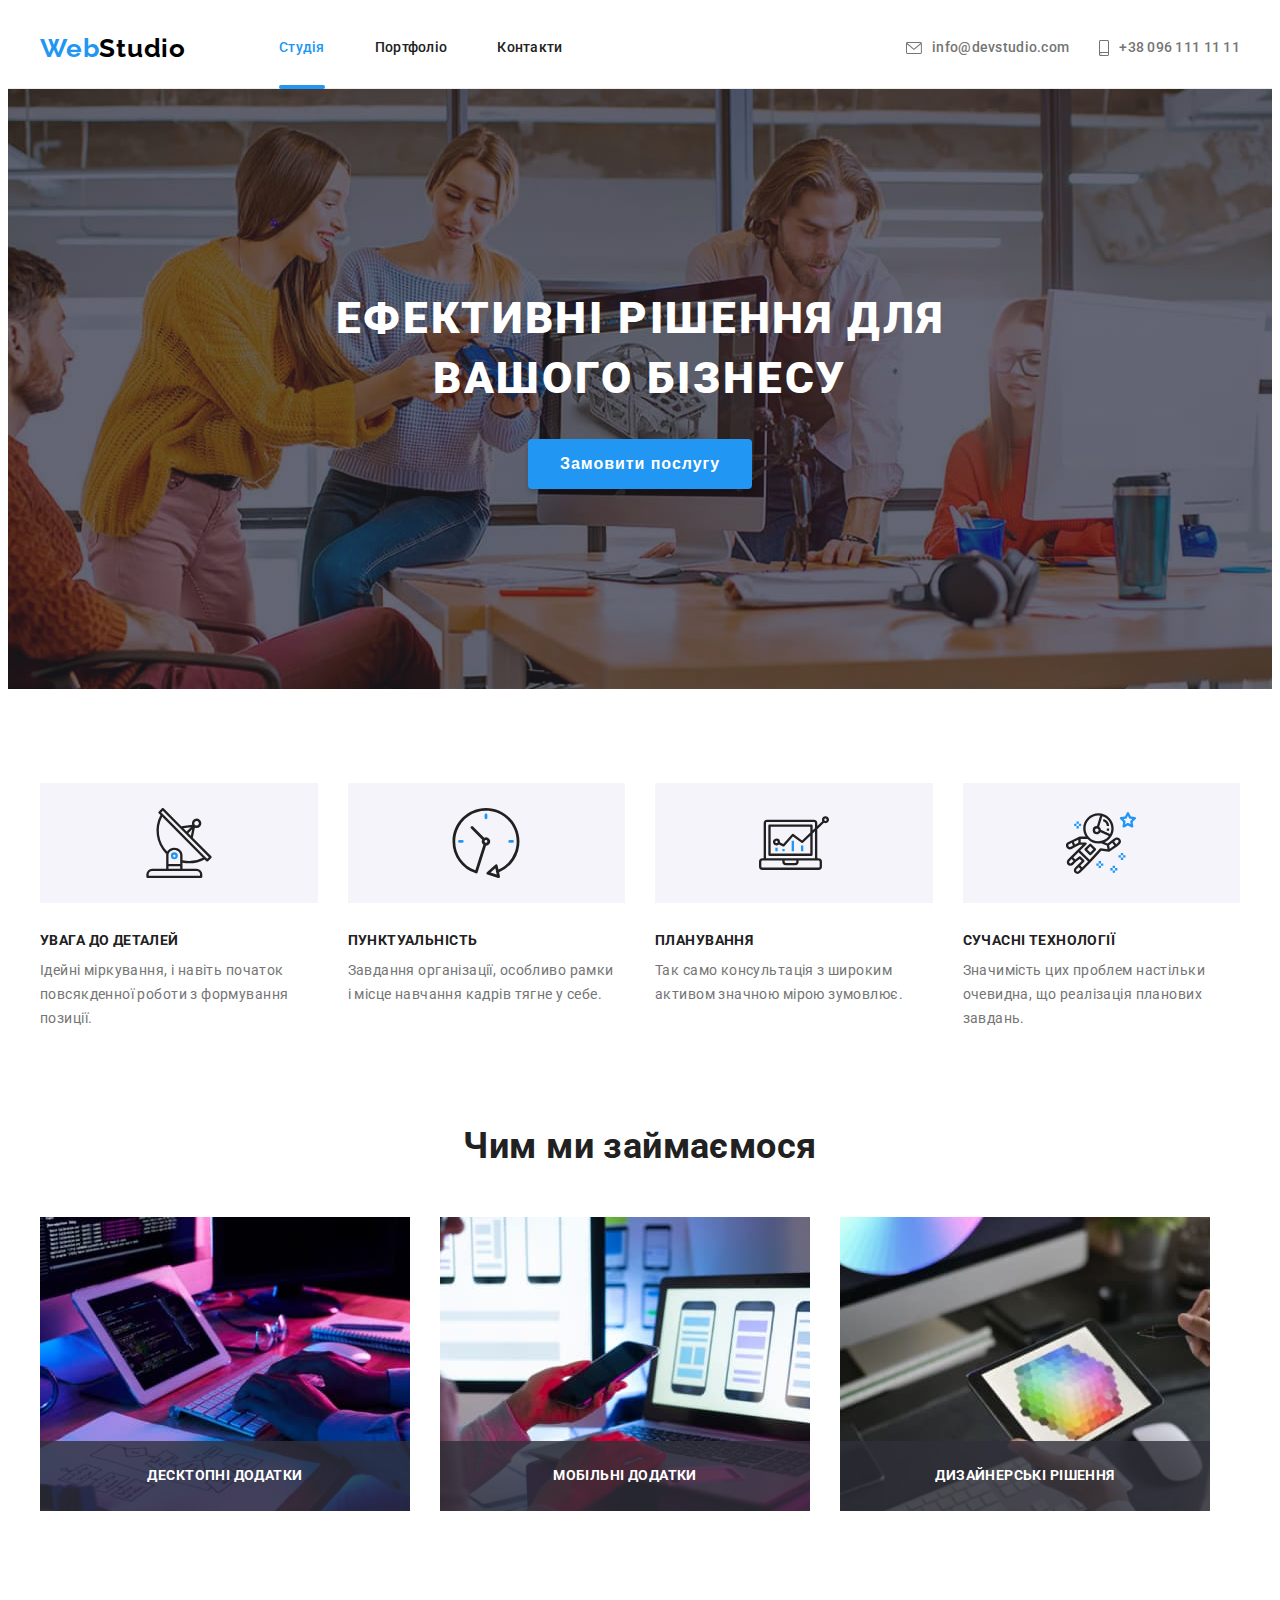
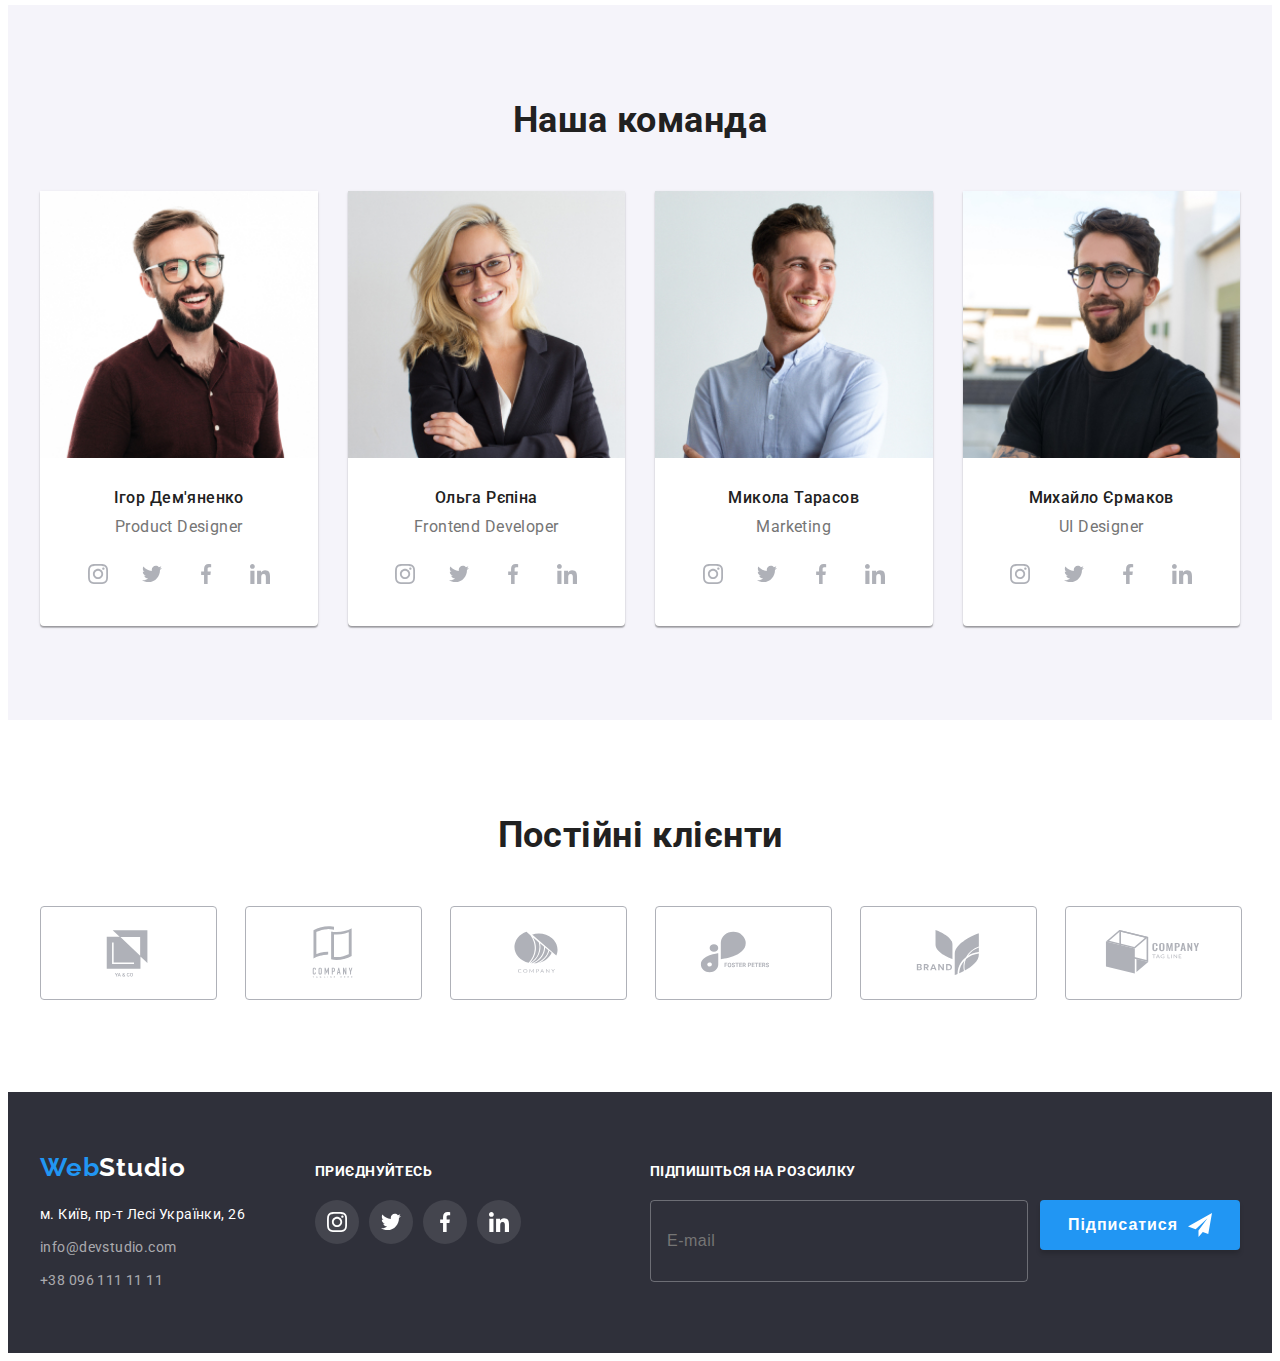
<file: index.html>
<!DOCTYPE html>
<html lang="uk">
  <head>
    <meta charset="UTF-8" />
    <meta http-equiv="X-UA-Compatible" content="IE=edge" />
    <meta name="viewport" content="width=device-width, initial-scale=1.0" />
    <title>Студія</title>
    <link rel="preconnect" href="https://fonts.googleapis.com" />
    <link rel="preconnect" href="https://fonts.gstatic.com" crossorigin />
    <link
      href="https://fonts.googleapis.com/css2?family=Raleway:wght@700&family=Roboto:wght@400;500;700;900&display=swap"
      rel="stylesheet"
    />
    <link
      rel="stylesheet"
      href="https://cdnjs.cloudflare.com/ajax/libs/modern-normalize/1.1.0/modern-normalize.min.css"
      integrity="sha512-wpPYUAdjBVSE4KJnH1VR1HeZfpl1ub8YT/NKx4PuQ5NmX2tKuGu6U/JRp5y+Y8XG2tV+wKQpNHVUX03MfMFn9Q=="
      crossorigin="anonymous"
      referrerpolicy="no-referrer"
    />
    <link rel="stylesheet" href="./css/main.min.css" />
  </head>
  <body>
    <header class="header">
      <div class="container header__container">
        <a href="./index.html" lang="en" class="logo header__logo"
          >Web<span class="logo__part logo__part--dark">Studio</span></a
        >
        <nav>
          <ul class="nav">
            <li><a href="./index.html" class="nav__link current link">Студія</a></li>
            <li><a href="./portfolio.html" class="nav__link link">Портфоліо</a></li>
            <li><a href="#main-contacts" class="nav__link link">Контакти</a></li>
          </ul>
        </nav>
        <ul class="contacts header__contacts">
          <li>
            <a href="mailto:info@devstudio.com" class="contacts__item link"
              ><svg class="contacts__icon-envelope" width="14" height="10">
                <use href="./images/symbol-defs.svg#icon-envelope"></use>
              </svg>
              info@devstudio.com
            </a>
          </li>
          <li>
            <a href="tel:+380961111111" class="contacts__item link"
              ><svg class="contacts__icon-smartphone" width="10" height="14">
                <use href="./images/symbol-defs.svg#icon-smartphone"></use>
              </svg>
              +38 096 111 11 11
            </a>
          </li>
        </ul>
        <button type="button" class="mob-menu__btn" data-menu-open>
          <svg width="24" height="16">
            <use href="./images/symbol-defs.svg#icon-menu-mob"></use>
          </svg>
        </button>
      </div>
      <div class="mob-menu is-hidden" data-menu>
        <button type="button" class="mob-menu__btn mob-menu__btn--close" data-menu-close>
          <svg width="19" height="19">
            <use href="./images/symbol-defs.svg#icon-close-mob"></use>
          </svg>
        </button>
        <ul class="mob-menu__list">
          <li class="mob-menu__item">
            <a href="./index.html" class="mob-menu__link current link">Студія</a>
          </li>
          <li class="mob-menu__item">
            <a href="./portfolio.html" class="mob-menu__link link">Портфоліо</a>
          </li>
          <li class="mob-menu__item">
            <a href="#main-contacts" class="mob-menu__link link">Контакти</a>
          </li>
        </ul>
        <div class="mob-menu__low-wrap">
          <ul class="mob-menu__contacts">
            <li>
              <a href="tel:+380961111111" class="mob-menu__tel link"> +38 096 111 11 11 </a>
            </li>
            <li>
              <a href="mailto:info@devstudio.com" class="mob-menu__mail link"
                >info@devstudio.com
              </a>
            </li>
          </ul>
          <ul class="mob-menu__soc-list">
            <li class="mob-menu__soc-item">
              <a href="" class="mob-menu__soc-link link">Instagram</a>
            </li>
            <li class="mob-menu__soc-item">
              <a href="" class="mob-menu__soc-link link">Twitter</a>
            </li>
            <li class="mob-menu__soc-item">
              <a href="" class="mob-menu__soc-link link">Facebook</a>
            </li>
            <li class="mob-menu__soc-item">
              <a href="" class="mob-menu__soc-link link">LinkedIn</a>
            </li>
          </ul>
        </div>
      </div>
    </header>
    <main>
      <section class="hero">
        <div class="container">
          <h1 class="main-title hero__main-title">Ефективні рішення для вашого бізнесу</h1>
          <button type="button" class="button" data-modal-open>Замовити послугу</button>
        </div>
      </section>
      <section class="advantages section">
        <div class="container">
          <h2 class="visually-hidden">Переваги</h2>
          <ul class="advantages__list">
            <li class="advantages__item">
              <h3 class="advantages__title">Увага до деталей</h3>
              <p class="advantages__descriptions">
                Ідейні міркування, і навіть початок повсякденної роботи з формування позиції.
              </p>
            </li>
            <li class="advantages__item">
              <h3 class="advantages__title">Пунктуальність</h3>
              <p class="advantages__descriptions">
                Завдання організації, особливо рамки і місце навчання кадрів тягне у себе.
              </p>
            </li>
            <li class="advantages__item">
              <h3 class="advantages__title">Планування</h3>
              <p class="advantages__descriptions">
                Так само консультація з широким активом значною мірою зумовлює.
              </p>
            </li>
            <li class="advantages__item">
              <h3 class="advantages__title">Сучасні технології</h3>
              <p class="advantages__descriptions">
                Значимість цих проблем настільки очевидна, що реалізація планових завдань.
              </p>
            </li>
          </ul>
        </div>
      </section>
      <section class="work section section--padding-top">
        <div class="container">
          <h2 class="section-title">Чим ми займаємося</h2>
          <ul class="work__list">
            <li class="work__item">
              <div class="work__thumb">
                <img
                  srcset="./images/box1.jpg 1x, ./images/box1-2x.jpg 2x"
                  src="./images/box1.jpg"
                  alt="Технологія перша"
                  width="370"
                  height="294"
                />
                <div class="work__text-wrap">
                  <p class="work__text">Десктопні додатки</p>
                </div>
              </div>
            </li>
            <li class="work__item">
              <div class="work__thumb">
                <img
                  srcset="./images/box2.jpg 1x, ./images/box2-2x.jpg 2x"
                  src="./images/box2.jpg"
                  alt="Технологія друга"
                  width="370"
                  height="294"
                />
                <p class="work__text">Мобільні додатки</p>
              </div>
            </li>
            <li class="work__item">
              <div class="work__thumb">
                <img
                  srcset="./images/box3.jpg 1x, ./images/box3-2x.jpg 2x"
                  src="./images/box3.jpg"
                  alt="Технологія третя"
                  width="370"
                  height="294"
                />
                <p class="work__text">Дизайнерські рішення</p>
              </div>
            </li>
          </ul>
        </div>
      </section>
      <section class="team section section--background">
        <div class="container">
          <h2 class="section-title">Наша команда</h2>
          <ul class="team-grid">
            <li class="team-grid__item">
              <article class="team-card">
                <picture>
                  <source
                    srcset="./images/foto1-desk.jpg 1x, ./images/foto1-desk-2x.jpg 2x"
                    media="(min-width: 1200px)"
                  />
                  <source
                    srcset="./images/foto1-tab.jpg 1x, ./images/foto1-tab-2x.jpg 2x"
                    media="(min-width: 768px)"
                  />
                  <source
                    srcset="./images/foto1-mob.jpg 1x, ./images/foto1-mob-2x.jpg 2x"
                    media="(max-width: 767px)"
                  />
                  <img src="./images/foto1-desk.jpg" alt="Фото Ігора Дем'яненка" width="450" />
                </picture>

                <div class="team-card__caption">
                  <h3 class="team-card__name">Ігор Дем'яненко</h3>
                  <p lang="en" class="team-card__position">Product Designer</p>
                  <ul class="soc-list">
                    <li class="soc-list__item">
                      <a class="soc-list__link soc-list__link--regular" href=""
                        ><svg width="20" height="20">
                          <use href="./images/symbol-defs.svg#icon-instagram"></use>
                        </svg>
                      </a>
                    </li>
                    <li class="soc-list__item">
                      <a class="soc-list__link soc-list__link--regular" href=""
                        ><svg width="20" height="20">
                          <use href="./images/symbol-defs.svg#icon-twitter"></use>
                        </svg>
                      </a>
                    </li>
                    <li class="soc-list__item">
                      <a class="soc-list__link soc-list__link--regular" href=""
                        ><svg width="20" height="20">
                          <use href="./images/symbol-defs.svg#icon-facebook"></use>
                        </svg>
                      </a>
                    </li>
                    <li class="soc-list__item">
                      <a class="soc-list__link soc-list__link--regular" href=""
                        ><svg width="20" height="20">
                          <use href="./images/symbol-defs.svg#icon-linkedin"></use>
                        </svg>
                      </a>
                    </li>
                  </ul>
                </div>
              </article>
            </li>
            <li class="team-grid__item">
              <article class="team-card">
                <picture>
                  <source
                    srcset="./images/foto2-desk.jpg 1x, ./images/foto2-desk-2x.jpg 2x"
                    media="(min-width: 1200px)"
                  />
                  <source
                    srcset="./images/foto2-tab.jpg 1x, ./images/foto2-tab-2x.jpg 2x"
                    media="(min-width: 768px)"
                  />
                  <source
                    srcset="./images/foto2-mob.jpg 1x, ./images/foto2-mob-2x.jpg 2x"
                    media="(max-width: 767px)"
                  />
                  <img src="./images/foto2-desk.jpg" alt="Фото Ольги Рєпіної" width="450" />
                </picture>

                <div class="team-card__caption">
                  <h3 class="team-card__name">Ольга Рєпіна</h3>
                  <p lang="en" class="team-card__position">Frontend Developer</p>
                  <ul class="soc-list">
                    <li class="soc-list__item">
                      <a class="soc-list__link" href=""
                        ><svg width="20" height="20">
                          <use href="./images/symbol-defs.svg#icon-instagram"></use>
                        </svg>
                      </a>
                    </li>
                    <li class="soc-list__item">
                      <a class="soc-list__link" href=""
                        ><svg width="20" height="20">
                          <use href="./images/symbol-defs.svg#icon-twitter"></use>
                        </svg>
                      </a>
                    </li>
                    <li class="soc-list__item">
                      <a class="soc-list__link" href=""
                        ><svg width="20" height="20">
                          <use href="./images/symbol-defs.svg#icon-facebook"></use>
                        </svg>
                      </a>
                    </li>
                    <li class="soc-list__item">
                      <a class="soc-list__link" href=""
                        ><svg width="20" height="20">
                          <use href="./images/symbol-defs.svg#icon-linkedin"></use>
                        </svg>
                      </a>
                    </li>
                  </ul>
                </div>
              </article>
            </li>
            <li class="team-grid__item">
              <article class="team-card">
                <picture>
                  <source
                    srcset="./images/foto3-desk.jpg 1x, ./images/foto3-desk-2x.jpg 2x"
                    media="(min-width: 1200px)"
                  />
                  <source
                    srcset="./images/foto3-tab.jpg 1x, ./images/foto3-tab-2x.jpg 2x"
                    media="(min-width: 768px)"
                  />
                  <source
                    srcset="./images/foto3-mob.jpg 1x, ./images/foto3-mob-2x.jpg 2x"
                    media="(max-width: 767px)"
                  />
                  <img src="./images/foto3-desk.jpg" alt="Фото Миколи Тарасова" width="450" />
                </picture>

                <div class="team-card__caption">
                  <h3 class="team-card__name">Микола Тарасов</h3>
                  <p lang="en" class="team-card__position">Marketing</p>
                  <ul class="soc-list">
                    <li class="soc-list__item">
                      <a class="soc-list__link" href=""
                        ><svg width="20" height="20">
                          <use href="./images/symbol-defs.svg#icon-instagram"></use>
                        </svg>
                      </a>
                    </li>
                    <li class="soc-list__item">
                      <a class="soc-list__link" href=""
                        ><svg width="20" height="20">
                          <use href="./images/symbol-defs.svg#icon-twitter"></use>
                        </svg>
                      </a>
                    </li>
                    <li class="soc-list__item">
                      <a class="soc-list__link" href=""
                        ><svg width="20" height="20">
                          <use href="./images/symbol-defs.svg#icon-facebook"></use>
                        </svg>
                      </a>
                    </li>
                    <li class="soc-list__item">
                      <a class="soc-list__link" href=""
                        ><svg width="20" height="20">
                          <use href="./images/symbol-defs.svg#icon-linkedin"></use>
                        </svg>
                      </a>
                    </li>
                  </ul>
                </div>
              </article>
            </li>
            <li class="team-grid__item">
              <article class="team-card">
                <picture>
                  <source
                    srcset="./images/foto4-desk.jpg 1x, ./images/foto4-desk-2x.jpg 2x"
                    media="(min-width: 1200px)"
                  />
                  <source
                    srcset="./images/foto4-tab.jpg 1x, ./images/foto4-tab-2x.jpg 2x"
                    media="(min-width: 768px)"
                  />
                  <source
                    srcset="./images/foto4-mob.jpg 1x, ./images/foto4-mob-2x.jpg 2x"
                    media="(max-width: 767px)"
                  />
                  <img src="./images/foto4-desk.jpg" alt="Фото Михайла Єрмакова" width="450" />
                </picture>

                <div class="team-card__caption">
                  <h3 class="team-card__name">Михайло Єрмаков</h3>
                  <p lang="en" class="team-card__position">UI Designer</p>
                  <ul class="soc-list">
                    <li class="soc-list__item">
                      <a class="soc-list__link" href=""
                        ><svg width="20" height="20">
                          <use href="./images/symbol-defs.svg#icon-instagram"></use>
                        </svg>
                      </a>
                    </li>
                    <li class="soc-list__item">
                      <a class="soc-list__link" href=""
                        ><svg width="20" height="20">
                          <use href="./images/symbol-defs.svg#icon-twitter"></use>
                        </svg>
                      </a>
                    </li>
                    <li class="soc-list__item">
                      <a class="soc-list__link" href=""
                        ><svg width="20" height="20">
                          <use href="./images/symbol-defs.svg#icon-facebook"></use>
                        </svg>
                      </a>
                    </li>
                    <li class="soc-list__item">
                      <a class="soc-list__link" href=""
                        ><svg width="20" height="20">
                          <use href="./images/symbol-defs.svg#icon-linkedin"></use>
                        </svg>
                      </a>
                    </li>
                  </ul>
                </div>
              </article>
            </li>
          </ul>
        </div>
      </section>
      <section class="clients section">
        <div class="container">
          <h2 class="section-title">Постійні клієнти</h2>
          <ul class="clients__list">
            <li class="clients__item">
              <a class="clients__link" href=""
                ><svg width="106" height="60">
                  <use href="./images/symbol-defs.svg#icon-logo1"></use>
                </svg>
              </a>
            </li>
            <li class="clients__item">
              <a class="clients__link" href=""
                ><svg width="106" height="60">
                  <use href="./images/symbol-defs.svg#icon-logo2"></use>
                </svg>
              </a>
            </li>
            <li class="clients__item">
              <a class="clients__link" href=""
                ><svg width="106" height="60">
                  <use href="./images/symbol-defs.svg#icon-logo3"></use>
                </svg>
              </a>
            </li>
            <li class="clients__item">
              <a class="clients__link" href=""
                ><svg width="106" height="60">
                  <use href="./images/symbol-defs.svg#icon-logo4"></use>
                </svg>
              </a>
            </li>
            <li class="clients__item">
              <a class="clients__link" href=""
                ><svg width="106" height="60">
                  <use href="./images/symbol-defs.svg#icon-logo5"></use>
                </svg>
              </a>
            </li>
            <li class="clients__item">
              <a class="clients__link" href=""
                ><svg width="106" height="60">
                  <use href="./images/symbol-defs.svg#icon-logo6"></use>
                </svg>
              </a>
            </li>
          </ul>
        </div>
      </section>
    </main>
    <footer class="footer" id="main-contacts">
      <div class="container footer__container">
        <div class="footer__add-wrap">
          <div class="footer__address-wrap">
            <a href="./index.html" lang="en" class="logo footer__logo"
              >Web<span class="logo__part logo__part--light">Studio</span></a
            >
            <address class="address">
              <ul>
                <li class="address__item">
                  <a
                    href="https://goo.gl/maps/4VGZV7UP3L1ZBJYh8"
                    target="_blank"
                    rel="noreferrer noopener"
                    class="address__map link"
                  >
                    м. Київ, пр-т Лесі Українки, 26
                  </a>
                </li>
                <li class="address__item">
                  <a href="mailto:info@devstudio.com" class="address__contacts link"
                    >info@devstudio.com</a
                  >
                </li>
                <li class="address__item">
                  <a href="tel:+380961111111" class="address__contacts link">+38 096 111 11 11</a>
                </li>
              </ul>
            </address>
          </div>
          <div class="footer__soc-list-wrap">
            <p class="call-text">приєднуйтесь</p>
            <ul class="soc-list">
              <li class="soc-list__item">
                <a class="soc-list__link soc-list__link--dark-theme" href=""
                  ><svg width="20" height="20">
                    <use href="./images/symbol-defs.svg#icon-instagram"></use>
                  </svg>
                </a>
              </li>
              <li class="soc-list__item">
                <a class="soc-list__link soc-list__link--dark-theme" href=""
                  ><svg width="20" height="20">
                    <use href="./images/symbol-defs.svg#icon-twitter"></use>
                  </svg>
                </a>
              </li>
              <li class="soc-list__item">
                <a class="soc-list__link soc-list__link--dark-theme" href=""
                  ><svg width="20" height="20">
                    <use href="./images/symbol-defs.svg#icon-facebook"></use>
                  </svg>
                </a>
              </li>
              <li class="soc-list__item">
                <a class="soc-list__link soc-list__link--dark-theme" href=""
                  ><svg width="20" height="20">
                    <use href="./images/symbol-defs.svg#icon-linkedin"></use>
                  </svg>
                </a>
              </li>
            </ul>
          </div>
        </div>
        <form class="subscription">
          <p class="call-text">Підпишіться на розсилку</p>
          <div class="subscription-form">
            <input
              name="subs-email"
              class="subscription-form__input"
              type="email"
              placeholder="E-mail"
              required
            />
            <button class="button footer__button" type="submit">
              Підписатися
              <svg width="24" height="24">
                <use href="./images/symbol-defs.svg#icon-send"></use>
              </svg>
            </button>
          </div>
        </form>
      </div>
    </footer>
    <div class="backdrop is-hidden" data-modal>
      <div class="modal">
        <button type="button" class="close-button modal__close-button" data-modal-close>
          <svg width="18" height="18">
            <use href="./images/symbol-defs.svg#icon-close"></use>
          </svg>
        </button>
        <p class="modal__title">Залиште свої дані, ми вам передзвонимо</p>
        <form class="form">
          <div class="form__field">
            <label for="name" class="form__label">Ім'я</label>
            <div class="form__input-wrap">
              <input class="form__input" type="text" name="name" id="name" required />
              <svg class="form__icon" width="18" height="18">
                <use href="./images/symbol-defs.svg#icon-form-person"></use>
              </svg>
            </div>
          </div>
          <div class="form__field">
            <label for="tel" class="form__label">Телефон</label>
            <div class="form__input-wrap">
              <input class="form__input" type="tel" name="telephone" id="tel" required />
              <svg class="form__icon" width="18" height="18">
                <use href="./images/symbol-defs.svg#icon-form-phone"></use>
              </svg>
            </div>
          </div>
          <div class="form__field">
            <label for="email" class="form__label">Пошта</label>
            <div class="form__input-wrap">
              <input class="form__input" type="email" name="email" id="email" required />
              <svg class="form__icon" width="18" height="18">
                <use href="./images/symbol-defs.svg#icon-form-email"></use>
              </svg>
            </div>
          </div>
          <div class="form__field form__field--comment">
            <label for="comment" class="form__label">Коментар</label>
            <textarea
              class="form__input form__input--comment"
              name="comment"
              id="comment"
              placeholder="Введіть текст"
            ></textarea>
          </div>

          <label class="form__agreement">
            <input
              type="checkbox"
              class="form__checkbox visually-hidden"
              name="agree"
              value="true"
              required
            />
            <span class="form__check-icon">
              <svg width="16" height="15">
                <use href="./images/symbol-defs.svg#icon-check"></use>
              </svg>
            </span>
            <span class="form__check-text">
              Погоджуюся з розсилкою та приймаю
              <a href="" class="form__agreement-link">Умови договору</a></span
            >
          </label>

          <button class="button modal__button" type="submit">Відправити</button>
        </form>
      </div>
    </div>
    <script src="./js/modal.js"></script>
    <script src="./js/mobile-menu.js"></script>
  </body>
</html>
</file>
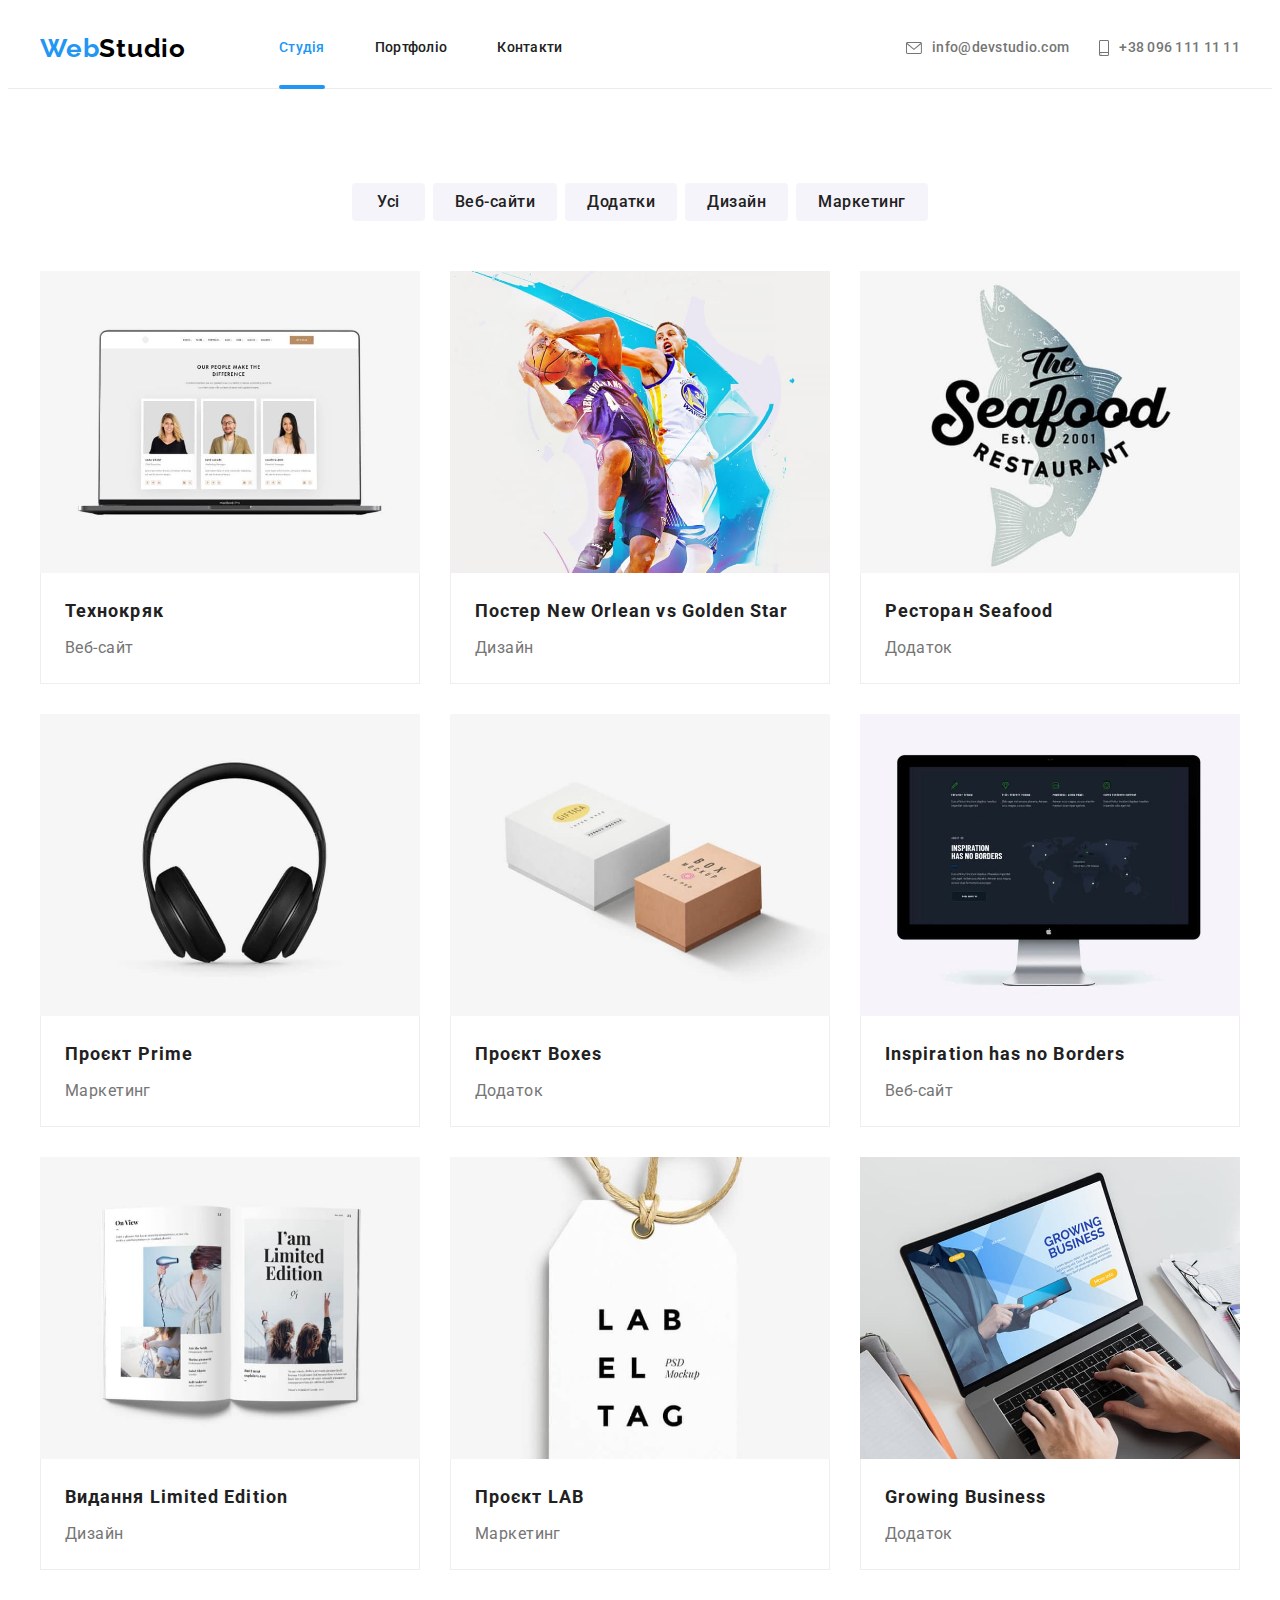
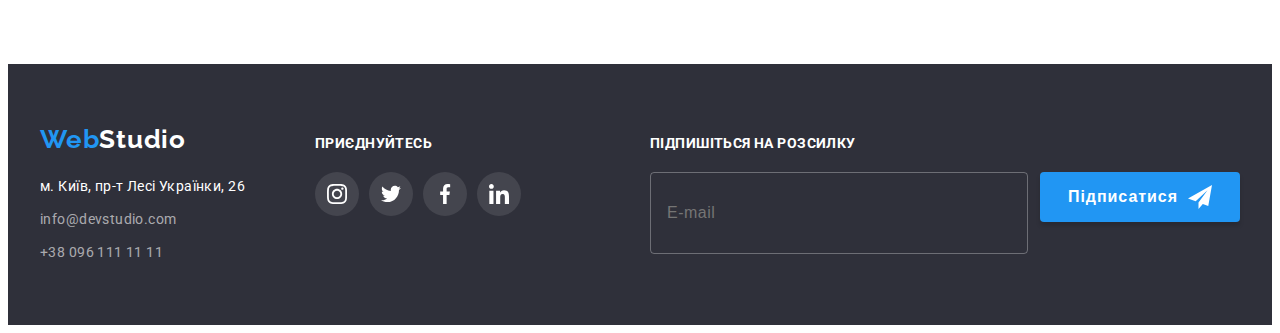
<file: portfolio.html>
<!DOCTYPE html>
<html lang="en">
  <head>
    <meta charset="UTF-8" />
    <meta http-equiv="X-UA-Compatible" content="IE=edge" />
    <meta name="viewport" content="width=device-width, initial-scale=1.0" />
    <title>Портфоліо</title>
    <link rel="preconnect" href="https://fonts.googleapis.com" />
    <link rel="preconnect" href="https://fonts.gstatic.com" crossorigin />
    <link
      href="https://fonts.googleapis.com/css2?family=Raleway:wght@700&family=Roboto:wght@400;500;700;900&display=swap"
      rel="stylesheet"
    />
    <link
      rel="stylesheet"
      href="https://cdnjs.cloudflare.com/ajax/libs/modern-normalize/1.1.0/modern-normalize.min.css"
      integrity="sha512-wpPYUAdjBVSE4KJnH1VR1HeZfpl1ub8YT/NKx4PuQ5NmX2tKuGu6U/JRp5y+Y8XG2tV+wKQpNHVUX03MfMFn9Q=="
      crossorigin="anonymous"
      referrerpolicy="no-referrer"
    />
    <link rel="stylesheet" href="./css/main.min.css" />
  </head>
  <body>
    <header class="header">
      <div class="container header__container">
        <a href="./index.html" lang="en" class="logo header__logo"
          >Web<span class="logo__part logo__part--dark">Studio</span></a
        >
        <nav>
          <ul class="nav">
            <li><a href="./index.html" class="nav__link current link">Студія</a></li>
            <li><a href="./portfolio.html" class="nav__link link">Портфоліо</a></li>
            <li><a href="#main-contacts" class="nav__link link">Контакти</a></li>
          </ul>
        </nav>
        <ul class="contacts header__contacts">
          <li>
            <a href="mailto:info@devstudio.com" class="contacts__item link"
              ><svg class="contacts__icon-envelope" width="14" height="10">
                <use href="./images/symbol-defs.svg#icon-envelope"></use>
              </svg>
              info@devstudio.com
            </a>
          </li>
          <li>
            <a href="tel:+380961111111" class="contacts__item link"
              ><svg class="contacts__icon-smartphone" width="10" height="14">
                <use href="./images/symbol-defs.svg#icon-smartphone"></use>
              </svg>
              +38 096 111 11 11
            </a>
          </li>
        </ul>
        <button type="button" class="mob-menu__btn" data-menu-open>
          <svg width="24" height="16">
            <use href="./images/symbol-defs.svg#icon-menu-mob"></use>
          </svg>
        </button>
      </div>
      <div class="mob-menu is-hidden" data-menu>
        <button type="button" class="mob-menu__btn mob-menu__btn--close" data-menu-close>
          <svg width="19" height="19">
            <use href="./images/symbol-defs.svg#icon-close-mob"></use>
          </svg>
        </button>
        <ul class="mob-menu__list">
          <li class="mob-menu__item">
            <a href="./index.html" class="mob-menu__link current link">Студія</a>
          </li>
          <li class="mob-menu__item">
            <a href="./portfolio.html" class="mob-menu__link link">Портфоліо</a>
          </li>
          <li class="mob-menu__item">
            <a href="#main-contacts" class="mob-menu__link link">Контакти</a>
          </li>
        </ul>
        <div class="mob-menu__low-wrap">
          <ul class="mob-menu__contacts">
            <li>
              <a href="tel:+380961111111" class="mob-menu__tel link"> +38 096 111 11 11 </a>
            </li>
            <li>
              <a href="mailto:info@devstudio.com" class="mob-menu__mail link"
                >info@devstudio.com
              </a>
            </li>
          </ul>
          <ul class="mob-menu__soc-list">
            <li class="mob-menu__soc-item">
              <a href="" class="mob-menu__soc-link link">Instagram</a>
            </li>
            <li class="mob-menu__soc-item">
              <a href="" class="mob-menu__soc-link link">Twitter</a>
            </li>
            <li class="mob-menu__soc-item">
              <a href="" class="mob-menu__soc-link link">Facebook</a>
            </li>
            <li class="mob-menu__soc-item">
              <a href="" class="mob-menu__soc-link link">LinkedIn</a>
            </li>
          </ul>
        </div>
      </div>
    </header>
    <main>
      <section class="section">
        <div class="container">
          <h1 class="visually-hidden">Портфоліо</h1>
          <ul class="portfolio-filter">
            <li class="portfolio-filter__item">
              <button type="button" class="btn btn--all">Усі</button>
            </li>
            <li class="portfolio-filter__item">
              <button type="button" class="btn">Веб-сайти</button>
            </li>
            <li class="portfolio-filter__item">
              <button type="button" class="btn">Додатки</button>
            </li>
            <li class="portfolio-filter__item">
              <button type="button" class="btn">Дизайн</button>
            </li>
            <li class="portfolio-filter__item">
              <button type="button" class="btn">Маркетинг</button>
            </li>
          </ul>
          <ul class="portfolio-grid">
            <li class="portfolio-grid__item">
              <a class="link portfolio-card" href="">
                <div class="portfolio-card__thumb">
                  <img src="./images/img1.jpg" alt="Веб-сайт Технокряк" width="370" height="294" />
                  <div class="portfolio-card__overlay">
                    <p class="portfolio-card__text-overlay">
                      Ресурс пропонує комплексні пропозиції з різним рівнем функціоналу та сервісів.
                      Все це дозволить відвідувачу отримати вичерпні відомості про компанію чи
                      приватну особу.
                    </p>
                  </div>
                </div>
                <div class="portfolio-card__caption">
                  <h2 class="portfolio-card__title">Технокряк</h2>
                  <p class="portfolio-card__text">Веб-сайт</p>
                </div>
              </a>
            </li>
            <li class="portfolio-grid__item">
              <a href="" class="link portfolio-card">
                <div class="portfolio-card__thumb">
                  <img
                    src="./images/img2.jpg"
                    alt="Дизайн Постер New Orlean vs Golden Star"
                    width="370"
                    height="294"
                  />
                  <div class="portfolio-card__overlay">
                    <p class="portfolio-card__text-overlay">
                      Ресурс пропонує комплексні пропозиції з різним рівнем функціоналу та сервісів.
                      Все це дозволить відвідувачу отримати вичерпні відомості про компанію чи
                      приватну особу.
                    </p>
                  </div>
                </div>
                <div class="portfolio-card__caption">
                  <h2 class="portfolio-card__title">Постер New Orlean vs Golden Star</h2>
                  <p class="portfolio-card__text">Дизайн</p>
                </div>
              </a>
            </li>
            <li class="portfolio-grid__item">
              <a href="" class="link portfolio-card">
                <div class="portfolio-card__thumb">
                  <img
                    src="./images/img3.jpg"
                    alt="Додаток Ресторан Seafood"
                    width="370"
                    height="294"
                  />
                  <div class="portfolio-card__overlay">
                    <p class="portfolio-card__text-overlay">
                      Ресурс пропонує комплексні пропозиції з різним рівнем функціоналу та сервісів.
                      Все це дозволить відвідувачу отримати вичерпні відомості про компанію чи
                      приватну особу.
                    </p>
                  </div>
                </div>
                <div class="portfolio-card__caption">
                  <h2 class="portfolio-card__title">Ресторан Seafood</h2>
                  <p class="portfolio-card__text">Додаток</p>
                </div>
              </a>
            </li>
            <li class="portfolio-grid__item">
              <a href="" class="link portfolio-card">
                <div class="portfolio-card__thumb">
                  <img
                    src="./images/img4.jpg"
                    alt="Маркетинг Проєкт Prime"
                    width="370"
                    height="294"
                  />
                  <div class="portfolio-card__overlay">
                    <p class="portfolio-card__text-overlay">
                      Ресурс пропонує комплексні пропозиції з різним рівнем функціоналу та сервісів.
                      Все це дозволить відвідувачу отримати вичерпні відомості про компанію чи
                      приватну особу.
                    </p>
                  </div>
                </div>
                <div class="portfolio-card__caption">
                  <h2 class="portfolio-card__title">Проєкт Prime</h2>
                  <p class="portfolio-card__text">Маркетинг</p>
                </div>
              </a>
            </li>
            <li class="portfolio-grid__item">
              <a href="" class="link portfolio-card">
                <div class="portfolio-card__thumb">
                  <img
                    src="./images/img5.jpg"
                    alt="Додаток Проєкт Boxes"
                    width="370"
                    height="294"
                  />
                  <div class="portfolio-card__overlay">
                    <p class="portfolio-card__text-overlay">
                      Ресурс пропонує комплексні пропозиції з різним рівнем функціоналу та сервісів.
                      Все це дозволить відвідувачу отримати вичерпні відомості про компанію чи
                      приватну особу.
                    </p>
                  </div>
                </div>
                <div class="portfolio-card__caption">
                  <h2 class="portfolio-card__title">Проєкт Boxes</h2>
                  <p class="portfolio-card__text">Додаток</p>
                </div>
              </a>
            </li>
            <li class="portfolio-grid__item">
              <a href="" class="link portfolio-card">
                <div class="portfolio-card__thumb">
                  <img
                    src="./images/img6.jpg"
                    alt="Веб-сайт Inspiration has no Borders"
                    width="370"
                    height="294"
                  />
                  <div class="portfolio-card__overlay">
                    <p class="portfolio-card__text-overlay">
                      Ресурс пропонує комплексні пропозиції з різним рівнем функціоналу та сервісів.
                      Все це дозволить відвідувачу отримати вичерпні відомості про компанію чи
                      приватну особу.
                    </p>
                  </div>
                </div>
                <div class="portfolio-card__caption">
                  <h2 class="portfolio-card__title">Inspiration has no Borders</h2>
                  <p class="portfolio-card__text">Веб-сайт</p>
                </div>
              </a>
            </li>
            <li class="portfolio-grid__item">
              <a href="" class="link portfolio-card">
                <div class="portfolio-card__thumb">
                  <img
                    src="./images/img7.jpg"
                    alt="Дизайн Видання Limited Edition"
                    width="370"
                    height="294"
                  />
                  <div class="portfolio-card__overlay">
                    <p class="portfolio-card__text-overlay">
                      Ресурс пропонує комплексні пропозиції з різним рівнем функціоналу та сервісів.
                      Все це дозволить відвідувачу отримати вичерпні відомості про компанію чи
                      приватну особу.
                    </p>
                  </div>
                </div>
                <div class="portfolio-card__caption">
                  <h2 class="portfolio-card__title">Видання Limited Edition</h2>
                  <p class="portfolio-card__text">Дизайн</p>
                </div>
              </a>
            </li>
            <li class="portfolio-grid__item">
              <a href="" class="link portfolio-card">
                <div class="portfolio-card__thumb">
                  <img
                    src="./images/img8.jpg"
                    alt="Маркетинг Проєкт LAB"
                    width="370"
                    height="294"
                  />
                  <div class="portfolio-card__overlay">
                    <p class="portfolio-card__text-overlay">
                      Ресурс пропонує комплексні пропозиції з різним рівнем функціоналу та сервісів.
                      Все це дозволить відвідувачу отримати вичерпні відомості про компанію чи
                      приватну особу.
                    </p>
                  </div>
                </div>
                <div class="portfolio-card__caption">
                  <h2 class="portfolio-card__title">Проєкт LAB</h2>
                  <p class="portfolio-card__text">Маркетинг</p>
                </div>
              </a>
            </li>
            <li class="portfolio-grid__item">
              <a href="" class="link portfolio-card">
                <div class="portfolio-card__thumb">
                  <img
                    src="./images/img9.jpg"
                    alt="Додаток Growing Business"
                    width="370"
                    height="294"
                  />
                  <div class="portfolio-card__overlay">
                    <p class="portfolio-card__text-overlay">
                      Ресурс пропонує комплексні пропозиції з різним рівнем функціоналу та сервісів.
                      Все це дозволить відвідувачу отримати вичерпні відомості про компанію чи
                      приватну особу.
                    </p>
                  </div>
                </div>
                <div class="portfolio-card__caption">
                  <h2 class="portfolio-card__title">Growing Business</h2>
                  <p class="portfolio-card__text">Додаток</p>
                </div>
              </a>
            </li>
          </ul>
        </div>
      </section>
    </main>
    <footer class="footer" id="main-contacts">
      <div class="container footer__container">
        <div class="footer__add-wrap">
          <div class="footer__address-wrap">
            <a href="./index.html" lang="en" class="logo footer__logo"
              >Web<span class="logo__part logo__part--light">Studio</span></a
            >
            <address class="address">
              <ul>
                <li class="address__item">
                  <a
                    href="https://goo.gl/maps/4VGZV7UP3L1ZBJYh8"
                    target="_blank"
                    rel="noreferrer noopener"
                    class="address__map link"
                  >
                    м. Київ, пр-т Лесі Українки, 26
                  </a>
                </li>
                <li class="address__item">
                  <a href="mailto:info@devstudio.com" class="address__contacts link"
                    >info@devstudio.com</a
                  >
                </li>
                <li class="address__item">
                  <a href="tel:+380961111111" class="address__contacts link">+38 096 111 11 11</a>
                </li>
              </ul>
            </address>
          </div>
          <div class="footer__soc-list-wrap">
            <p class="call-text">приєднуйтесь</p>
            <ul class="soc-list">
              <li class="soc-list__item">
                <a class="soc-list__link soc-list__link--dark-theme" href=""
                  ><svg width="20" height="20">
                    <use href="./images/symbol-defs.svg#icon-instagram"></use>
                  </svg>
                </a>
              </li>
              <li class="soc-list__item">
                <a class="soc-list__link soc-list__link--dark-theme" href=""
                  ><svg width="20" height="20">
                    <use href="./images/symbol-defs.svg#icon-twitter"></use>
                  </svg>
                </a>
              </li>
              <li class="soc-list__item">
                <a class="soc-list__link soc-list__link--dark-theme" href=""
                  ><svg width="20" height="20">
                    <use href="./images/symbol-defs.svg#icon-facebook"></use>
                  </svg>
                </a>
              </li>
              <li class="soc-list__item">
                <a class="soc-list__link soc-list__link--dark-theme" href=""
                  ><svg width="20" height="20">
                    <use href="./images/symbol-defs.svg#icon-linkedin"></use>
                  </svg>
                </a>
              </li>
            </ul>
          </div>
        </div>
        <form class="subscription">
          <p class="call-text">Підпишіться на розсилку</p>
          <div class="subscription-form">
            <input
              name="subs-email"
              class="subscription-form__input"
              type="email"
              placeholder="E-mail"
              required
            />
            <button class="button footer__button" type="submit">
              Підписатися
              <svg width="24" height="24">
                <use href="./images/symbol-defs.svg#icon-send"></use>
              </svg>
            </button>
          </div>
        </form>
      </div>
    </footer>
    <script src="./js/mobile-menu.js"></script>
  </body>
</html>
</file>
<file: css/main.min.css>
:root{--main-text-color: #757575;--second-text-color: #212121;--light-text-color: #ffffff;--semi-light-text-color: rgba(255, 255, 255, 0.6);--accent-color: #2196f3;--btn-accent-color: #188ce8;--logo-text-color: #000000;--dark-background-color: #2f303a;--light-background-color: #ffffff;--semi-light-background-color: #f5f4fa;--line-color: #ececec;--border-color: #eeeeee;--main-font: "Roboto", sans-serif;--logo-font: "Raleway", sans-serif;--hero-background-color: #c4c4c4;--icon-color: #afb1b8;--footer-icon-color: rgba(255, 255, 255, 0.1);--overlay-color: rgba(33, 150, 243, 0.9);--modal-backdrop-color: rgba(0, 0, 0, 0.2);--modal-btn-border-color: rgba(0, 0, 0, 0.1);--work-item-text-bg: rgba(47, 48, 58, 0.8);--input-border: rgba(33, 33, 33, 0.2);--input-placeholder: rgba(117, 117, 117, 0.5);--timing-function: cubic-bezier(0.4, 0, 0.2, 1);--duration: 250ms;--bg-gradient: linear-gradient(rgba(47, 48, 58, 0.4), rgba(47, 48, 58, 0.4))}.clients__link,.form__check-icon,.form__agreement,.soc-list__link,.close-button,.mob-menu__btn,.contacts,.header__container{display:flex;align-items:center}p,h1,h2,h3,h4,h5,h6{margin:0}ul{list-style:none;margin:0;padding-left:0}img{display:block;width:100%;max-width:100%;height:auto}textarea{resize:none}body{font-family:var(--main-font);font-size:14px;line-height:1.71;letter-spacing:.03em;color:var(--main-text-color);background-color:var(--light-background-color)}.link{text-decoration:none;font-style:normal}.no-scroll{overflow:hidden}.container{width:100%;max-width:480px;padding-left:15px;padding-right:15px;margin:0 auto}@media screen and (min-width: 768px){.container{max-width:768px}}@media screen and (min-width: 1200px){.container{max-width:1200px}}@media screen and (min-width: 1200px){.footer__container{display:flex;align-items:baseline}}.section{padding-top:60px;padding-bottom:60px;background-color:var(--light-background-color)}.section--background{background-color:var(--semi-light-background-color)}@media screen and (min-width: 1200px){.section{padding-top:94px;padding-bottom:94px}}.section--padding-top{padding-top:0}.section-title{margin-bottom:30px;font-weight:700;font-size:28px;line-height:1.18;text-align:center;color:var(--second-text-color)}@media screen and (min-width: 1200px){.section-title{margin-bottom:50px;font-size:36px;line-height:1.17}}.logo{display:inline-block;font-family:var(--logo-font);font-weight:700;font-size:24px;line-height:1.17;letter-spacing:.03em;text-decoration:none;color:var(--accent-color)}.logo__part--dark{color:var(--logo-text-color)}.logo__part--light{color:var(--light-text-color)}@media screen and (min-width: 1200px){.logo{font-size:26px;line-height:1.19}}.header__logo{padding:16px 0}.footer__logo{margin-bottom:20px}.nav{display:none}@media screen and (min-width: 768px){.nav{display:flex;align-items:center;gap:50px;margin-left:88px}}@media screen and (min-width: 1200px){.nav{margin-left:93px}}.nav__link{position:relative;display:block;padding-top:32px;padding-bottom:32px;font-weight:500;line-height:1.14;letter-spacing:.02em;color:var(--second-text-color);transition:color var(--duration) var(--timing-function)}.nav__link:hover,.nav__link:focus{color:var(--accent-color)}.contacts{display:none;-moz-column-gap:50px;column-gap:50px}@media screen and (min-width: 768px){.contacts{display:flex;flex-direction:column;align-items:flex-start}}@media screen and (min-width: 1200px){.contacts{display:flex;flex-direction:row;align-items:center;gap:30px}}.contacts__item{display:flex;align-items:center;padding-bottom:10px;font-weight:500;line-height:1.14;letter-spacing:.02em;color:inherit;transition:color var(--duration) var(--timing-function)}@media screen and (min-width: 1200px){.contacts__item{padding-top:32px;padding-bottom:32px}}.contacts__item:hover,.contacts__item:focus{color:var(--accent-color)}.contacts__icon-envelope{fill:currentColor;margin-right:8px}@media screen and (min-width: 1200px){.contacts__icon-envelope{margin-right:10px;width:16px;height:12px}}.contacts__icon-smartphone{fill:currentColor;margin-right:8px}@media screen and (min-width: 1200px){.contacts__icon-smartphone{margin-right:10px;width:10px;height:16px}}.header__contacts{margin-left:auto}.mob-menu{position:fixed;top:0;background:var(--light-background-color);display:flex;flex-direction:column;justify-content:space-between;width:100vw;height:100vh;padding-top:48px;padding-bottom:48px;padding-left:40px;padding-right:15px;overflow:auto;z-index:1;transition:opacity var(--duration) var(--timing-function),visibility var(--duration) var(--timing-function)}@media screen and (min-width: 768px){.mob-menu{display:none}}.mob-menu__list{margin-bottom:50px}.mob-menu__item:not(:last-child){margin-bottom:32px}.mob-menu__link{font-weight:500;font-size:40px;line-height:1.18;letter-spacing:.02em;color:var(--second-text-color);margin-bottom:32px;transition:color var(--duration) var(--timing-function)}.mob-menu__link:hover,.mob-menu__link:focus{color:var(--accent-color)}.mob-menu__contacts{margin-bottom:64px}.mob-menu__tel{font-weight:500;font-size:34px;line-height:1.18;letter-spacing:.02em;color:var(--accent-color);display:block;margin-bottom:32px}.mob-menu__mail{font-weight:500;font-size:24px;line-height:1.17;letter-spacing:.02em;color:var(--main-text-color);transition:color var(--duration) var(--timing-function)}.mob-menu__mail:hover,.mob-menu__mail:focus{color:var(--accent-color)}.mob-menu__soc-list{display:flex;flex-wrap:wrap;gap:5px}.mob-menu__soc-item:not(:last-child){margin-right:5px;padding-right:5px;border-right:1px solid var(--input-border)}.mob-menu__soc-link{font-weight:500;font-size:18px;line-height:1.22;letter-spacing:.02em;color:var(--accent-color)}.mob-menu__btn{justify-content:center;margin-left:auto;border:none;width:40px;height:40px;padding:0;background-color:var(--light-background-color);cursor:pointer;transition:fill var(--duration) var(--timing-function)}.mob-menu__btn:hover,.mob-menu__btn:focus,.mob-menu__btn:active{fill:var(--accent-color)}@media screen and (min-width: 768px){.mob-menu__btn{display:none}}.mob-menu__btn--close{position:absolute;top:10px;right:15px}.button{display:block;margin-right:auto;margin-left:auto;padding:10px 24px;border:none;border-radius:4px;font-weight:700;font-size:16px;line-height:1.88;letter-spacing:.06em;color:var(--light-text-color);background:var(--accent-color);box-shadow:0px 4px 4px rgba(0,0,0,.15);cursor:pointer;transition:background-color var(--duration) var(--timing-function)}.button:hover,.button:focus,.button:active{background-color:var(--btn-accent-color)}@media screen and (min-width: 1200px){.button{padding:10px 32px}}.footer__button{display:flex;align-items:center;justify-content:center;padding:0;gap:10px;width:200px;height:50px}@media screen and (min-width: 1200px){.footer__button{margin-left:12px}}.modal__button{padding-left:52px;padding-right:52px}.close-button{justify-content:center;padding:0;width:30px;height:30px;border:1px solid var(--modal-btn-border-color);border-radius:50%;background-color:var(--light-background-color);cursor:pointer;transition:fill var(--duration) var(--timing-function)}.close-button:hover,.close-button:focus{fill:var(--accent-color)}.modal__close-button{position:absolute;top:8px;right:8px}.btn{padding:6px 22px;border-radius:4px;border:none;text-align:center;font-family:inherit;font-weight:500;font-size:16px;line-height:1.62;letter-spacing:.03em;color:var(--second-text-color);background-color:var(--semi-light-background-color);cursor:pointer;transition:color var(--duration) var(--timing-function),background-color var(--duration) var(--timing-function),box-shadow var(--duration) var(--timing-function)}.btn--all{padding:6px 25px}.btn:hover,.btn:focus{color:var(--light-text-color);background-color:var(--accent-color);box-shadow:0px 3px 1px rgba(0,0,0,.1),0px 1px 2px rgba(0,0,0,.08),0px 2px 2px rgba(0,0,0,.12)}.main-title{font-weight:900;font-size:26px;line-height:1.62;letter-spacing:.06em;text-transform:uppercase;color:var(--light-text-color)}@media screen and (min-width: 480px){.main-title{width:360px}}@media screen and (min-width: 1200px){.main-title{width:696px;font-size:44px;line-height:1.36}}.hero__main-title{margin:0 auto 30px auto}.soc-list{display:flex;gap:10px;margin-left:auto;margin-right:auto;justify-content:center}.soc-list__item{width:44px;height:44px}.soc-list__link{justify-content:center;width:100%;height:100%;border-radius:50%;background-repeat:no-repeat;fill:var(--icon-color);transition:background-color var(--duration) var(--timing-function),fill var(--duration) var(--timing-function)}.soc-list__link--dark-theme{fill:var(--light-text-color);background-color:var(--footer-icon-color)}.soc-list__link:hover,.soc-list__link:focus{background-color:var(--accent-color);fill:var(--light-text-color)}.backdrop{position:fixed;left:0;top:0;width:100%;height:100%;padding-left:15px;padding-right:12px;padding-top:93px;overflow-y:scroll;opacity:1;visibility:visible;background:var(--modal-backdrop-color);transition:opacity var(--duration) var(--timing-function),visibility var(--duration) var(--timing-function)}.backdrop.is-hidden .modal{transform:translate(-50%, -50%) scale(0.8)}.modal{position:relative;width:100%;max-width:450px;padding:40px;background-color:var(--light-background-color);border-radius:4px;box-shadow:0px 1px 3px rgba(0,0,0,.12),0px 1px 1px rgba(0,0,0,.14),0px 2px 1px rgba(0,0,0,.2)}@media screen and (min-width: 480px){.modal{max-height:609px;position:absolute;top:50%;left:50%;transform:translate(-50%, -50%) scale(1);transition:transform var(--duration) var(--timing-function)}}@media screen and (min-width: 1200px){.modal{max-width:528px;max-height:581px}}.modal__title{margin-bottom:12px;font-weight:700;font-size:20px;line-height:1.5;text-align:center;letter-spacing:.03em;color:var(--second-text-color)}@media screen and (min-width: 1200px){.modal__title{line-height:1.15}}.form__field{display:flex;flex-direction:column;margin-bottom:10px}.form__label{margin-bottom:4px;font-size:12px;line-height:1.17;letter-spacing:.01em;color:var(--main-text-color)}.form__input-wrap{position:relative}.form__input{width:100%;padding-top:11px;padding-bottom:11px;padding-left:42px;margin:0;border:1px solid var(--input-border);border-radius:4px;transition:border var(--duration) var(--timing-function)}.form__icon{position:absolute;top:50%;left:12px;transform:translateY(-50%);transition:fill var(--duration) var(--timing-function)}.form__field--comment{margin-bottom:20px}.form__input--comment{height:120px;padding-top:12px;padding-bottom:12px;padding-left:16px;padding-right:16px}.form__input:focus{border:1px solid var(--accent-color);outline:rgba(0,0,0,0)}.form__input:focus+.form__icon{fill:var(--accent-color)}.form__input::-moz-placeholder{font-size:14px;line-height:1.14;letter-spacing:.01em;color:var(--input-placeholder)}.form__input:-ms-input-placeholder{font-size:14px;line-height:1.14;letter-spacing:.01em;color:var(--input-placeholder)}.form__input::placeholder{font-size:14px;line-height:1.14;letter-spacing:.01em;color:var(--input-placeholder)}@media screen and (min-width: 1200px){.form__input::-moz-placeholder{font-size:12px;line-height:1.17}.form__input:-ms-input-placeholder{font-size:12px;line-height:1.17}.form__input::placeholder{font-size:12px;line-height:1.17}}.form__agreement{margin-bottom:30px}@media screen and (min-width: 1200px){.form__agreement{margin-left:12px}}.form__check-icon{justify-content:center;margin-right:7px;width:16px;height:15px;border:2px solid var(--second-text-color);border-radius:2px;fill:rgba(0,0,0,0);transition:background-color var(--duration) var(--timing-function),fill var(--duration) var(--timing-function),border-color var(--duration) var(--timing-function)}.form__checkbox:hover+.form__check-icon,.form__checkbox:focus+.form__check-icon{border:2px solid var(--accent-color)}.form__checkbox:checked+.form__check-icon{background-color:var(--accent-color);fill:var(--light-text-color);border-color:rgba(0,0,0,0)}.form__check-text{font-size:12px;line-height:1.17}@media screen and (min-width: 1200px){.form__check-text{font-size:14px;line-height:1.71}}.form__agreement-link{color:var(--accent-color)}.form__checkbox:hover+.form__check-icon,.form__checkbox:focus+.form__check-icon{border:2px solid var(--accent-color)}.header{border:1px solid var(--line-color);border-top:rgba(0,0,0,0);border-right:rgba(0,0,0,0);border-left:rgba(0,0,0,0)}.hero{padding:118px 0;margin:0 auto;text-align:center;background-color:var(--hero-background-color);background-image:var(--bg-gradient),url(../images/hero-bg-mob.jpg);background-repeat:no-repeat;background-position:center}@media screen and (max-width: 479px){.hero{background-size:cover}}@media(min-device-pixel-ratio: 2),(-webkit-min-device-pixel-ratio: 2),(min-resolution: 192dpi),(min-resolution: 2dppx){.hero{background-image:var(--bg-gradient),url(../images/hero-bg-mob-2x.jpg)}}@media screen and (min-width: 768px){.hero{background-image:var(--bg-gradient),url(../images/hero-bg-tab.jpg)}}@media screen and (min-width: 768px)and (min-device-pixel-ratio: 2),screen and (min-width: 768px)and (-webkit-min-device-pixel-ratio: 2),screen and (min-width: 768px)and (min-resolution: 192dpi),screen and (min-width: 768px)and (min-resolution: 2dppx){.hero{background-image:var(--bg-gradient),url(../images/hero-bg-tab-2x.jpg)}}@media screen and (min-width: 1200px){.hero{padding:200px 0;background-image:var(--bg-gradient),url(../images/hero-bg-desk.jpg)}}@media screen and (min-width: 1200px)and (min-device-pixel-ratio: 2),screen and (min-width: 1200px)and (-webkit-min-device-pixel-ratio: 2),screen and (min-width: 1200px)and (min-resolution: 192dpi),screen and (min-width: 1200px)and (min-resolution: 2dppx){.hero{background-image:var(--bg-gradient),url(../images/hero-bg-desk-2x.jpg)}}.advantages__list{display:flex;flex-wrap:wrap;gap:30px}.advantages__title{margin-bottom:10px;font-weight:700;font-size:14px;line-height:1.14;text-transform:uppercase;color:var(--second-text-color)}@media screen and (max-width: 1199px){.advantages__title{text-align:center}}.advantages__descriptions{width:100%}@media screen and (min-width: 1200px){.advantages__descriptions{width:270px}}.advantages__item{width:100%}@media screen and (min-width: 768px){.advantages__item{width:calc((100% - 30px)/2)}}@media screen and (min-width: 1200px){.advantages__item{width:calc((100% - 90px)/4)}}.advantages__item::before{display:block;content:"";background-position:center;background-repeat:no-repeat;background-size:70px;height:120px;margin-bottom:30px;background-color:var(--semi-light-background-color)}.advantages__item:nth-child(1)::before{background-image:url(../images/antenna.svg)}.advantages__item:nth-child(2)::before{background-image:url(../images/clock.svg)}.advantages__item:nth-child(3)::before{background-image:url(../images/diagram.svg)}.advantages__item:nth-child(4)::before{background-image:url(../images/astronaut.svg)}@media screen and (max-width: 1199px){.work{display:none}}.work__list{display:flex}.work__item:not(:last-child){margin-right:30px}.work__thumb{position:relative}.work__text{position:absolute;bottom:0;display:flex;justify-content:center;align-items:center;width:100%;height:70px;font-weight:700;font-size:14px;line-height:1.14;letter-spacing:.03em;text-transform:uppercase;color:var(--light-text-color);background-color:var(--work-item-text-bg)}.team-grid{display:flex;flex-wrap:wrap;gap:30px}.team-grid__item{width:100%}@media screen and (min-width: 768px){.team-grid__item{width:calc((100% - 30px)/2)}}@media screen and (min-width: 1200px){.team-grid__item{width:calc((100% - 90px)/4)}}.team-card{background-color:var(--light-background-color);box-shadow:0px 1px 3px rgba(0,0,0,.12),0px 1px 1px rgba(0,0,0,.14),0px 2px 1px rgba(0,0,0,.2);border-radius:0px 0px 4px 4px}.team-card__caption{padding-top:30px;padding-bottom:24px;text-align:center}@media screen and (min-width: 1200px){.team-card__caption{padding-bottom:30px}}.team-card__name{margin-bottom:10px;font-weight:500;font-size:16px;line-height:1.19;color:var(--second-text-color)}.team-card__position{margin-bottom:16px;font-size:16px;line-height:1.19}.clients__list{display:flex;flex-wrap:wrap;gap:30px}.clients__item{width:calc((100% - 30px)/2);height:92px}@media screen and (min-width: 1200px){.clients__item{width:calc((100% - 60px)/3)}}@media screen and (min-width: 1200px){.clients__item{width:calc((100% - 150px)/6)}}.clients__link{justify-content:center;width:100%;height:100%;border:1px solid var(--icon-color);border-radius:4px;fill:var(--icon-color);transition:fill var(--duration) var(--timing-function),border var(--duration) var(--timing-function)}.clients__link:hover,.clients__link:focus{border:1px solid var(--accent-color);fill:var(--accent-color)}.footer{padding-top:60px;padding-bottom:60px;background-color:var(--dark-background-color)}.footer__address-wrap{margin-bottom:60px;text-align:center}@media screen and (min-width: 768px){.footer__address-wrap{margin-bottom:0}}@media screen and (min-width: 1200px){.footer__address-wrap{text-align:start}}.footer__soc-list-wrap{text-align:center}@media screen and (min-width: 768px){.footer__soc-list-wrap{margin-left:165px}}@media screen and (min-width: 1200px){.footer__soc-list-wrap{text-align:start;margin-left:70px}}.footer__add-wrap{display:flex;flex-direction:column;justify-content:center;margin-bottom:60px}@media screen and (min-width: 768px){.footer__add-wrap{flex-direction:row}}@media screen and (min-width: 1200px){.footer__add-wrap{margin-bottom:0;align-items:baseline}}.visually-hidden{position:absolute;width:1px;height:1px;margin:-1px;border:0;padding:0;white-space:nowrap;-webkit-clip-path:inset(100%);clip-path:inset(100%);clip:rect(0 0 0 0);overflow:hidden}.is-hidden{opacity:0;visibility:hidden;pointer-events:none}.current{color:var(--accent-color)}.current::after{content:"";display:none}@media screen and (min-width: 768px){.current::after{position:absolute;left:0;bottom:0;margin-bottom:-1px;display:block;width:100%;height:4px;border-radius:2px;background-color:var(--accent-color)}}.call-text{margin-bottom:20px;font-weight:700;font-size:14px;line-height:1.14;letter-spacing:.03em;text-transform:uppercase;color:var(--light-text-color)}.address__item:not(:last-child){margin-bottom:8px}@media screen and (min-width: 1200px){.address__item:not(:last-child){margin-bottom:9px}}.address__map{color:var(--light-text-color);transition:color var(--duration) var(--timing-function)}.address__map:hover,.address__map:focus{color:var(--accent-color)}.address__contacts{color:var(--semi-light-text-color);transition:color var(--duration) var(--timing-function)}.address__contacts:hover,.address__contacts:focus{color:var(--accent-color)}.subscription{display:block;text-align:center}@media screen and (min-width: 1200px){.subscription{margin-left:auto;text-align:start}}.subscription-form{display:block;text-align:center}@media screen and (min-width: 1200px){.subscription-form{display:flex}}.subscription-form__input{width:100%;max-width:450px;height:50px;padding-top:15px;padding-bottom:15px;padding-left:16px;margin-bottom:20px;border:1px solid rgba(255,255,255,.3);border-radius:4px;font-size:16px;line-height:1.25;letter-spacing:.03em;color:var(--semi-light-text-color);background-color:inherit}@media screen and (min-width: 1200px){.subscription-form__input{display:flex;align-items:center;width:358px;margin-bottom:0}}.portfolio-filter{display:flex;flex-wrap:wrap;-moz-column-gap:8px;column-gap:8px;row-gap:15px;max-width:350px;margin-bottom:40px}@media screen and (min-width: 768px){.portfolio-filter{max-width:768px;justify-content:center;margin-bottom:30px}}@media screen and (min-width: 1200px){.portfolio-filter{max-width:1200px;margin-bottom:50px}}.portfolio-grid{display:flex;flex-wrap:wrap;gap:30px}.portfolio-grid__item{width:100%}@media screen and (min-width: 768px){.portfolio-grid__item{width:calc((100% - 30px)/2)}}@media screen and (min-width: 1200px){.portfolio-grid__item{width:calc((100% - 60px)/3)}}.portfolio-card{position:relative;display:flex;flex-direction:column;height:100%;transition:box-shadow var(--duration) var(--timing-function)}.portfolio-card:hover,.portfolio-card:focus{box-shadow:0px 1px 1px rgba(0,0,0,.12),0px 4px 4px rgba(0,0,0,.06),1px 4px 6px rgba(0,0,0,.16)}.portfolio-card__thumb{position:relative;overflow:hidden}.portfolio-card__overlay{position:absolute;top:0;left:0;width:100%;height:100%;overflow-y:scroll;display:flex;padding-left:24px;padding-right:24px;background-color:var(--overlay-color);transform:translateY(101%);transition:transform var(--duration) var(--timing-function)}.portfolio-card__text-overlay{font-size:18px;line-height:1.56;letter-spacing:.03em;color:var(--light-text-color)}.portfolio-card:hover .portfolio-card__overlay,.portfolio-card:focus .portfolio-card__overlay{transform:translateY(0%)}.portfolio-card__caption{flex-grow:1;padding:20px 24px;border:1px solid var(--border-color);border-top:rgba(0,0,0,0)}.portfolio-card__title{margin-bottom:4px;font-weight:700;font-size:18px;line-height:2;letter-spacing:.06em;color:var(--second-text-color)}.portfolio-card__text{font-size:16px;line-height:1.88;color:var(--main-text-color)}/*# sourceMappingURL=main.min.css.map */
</file>
